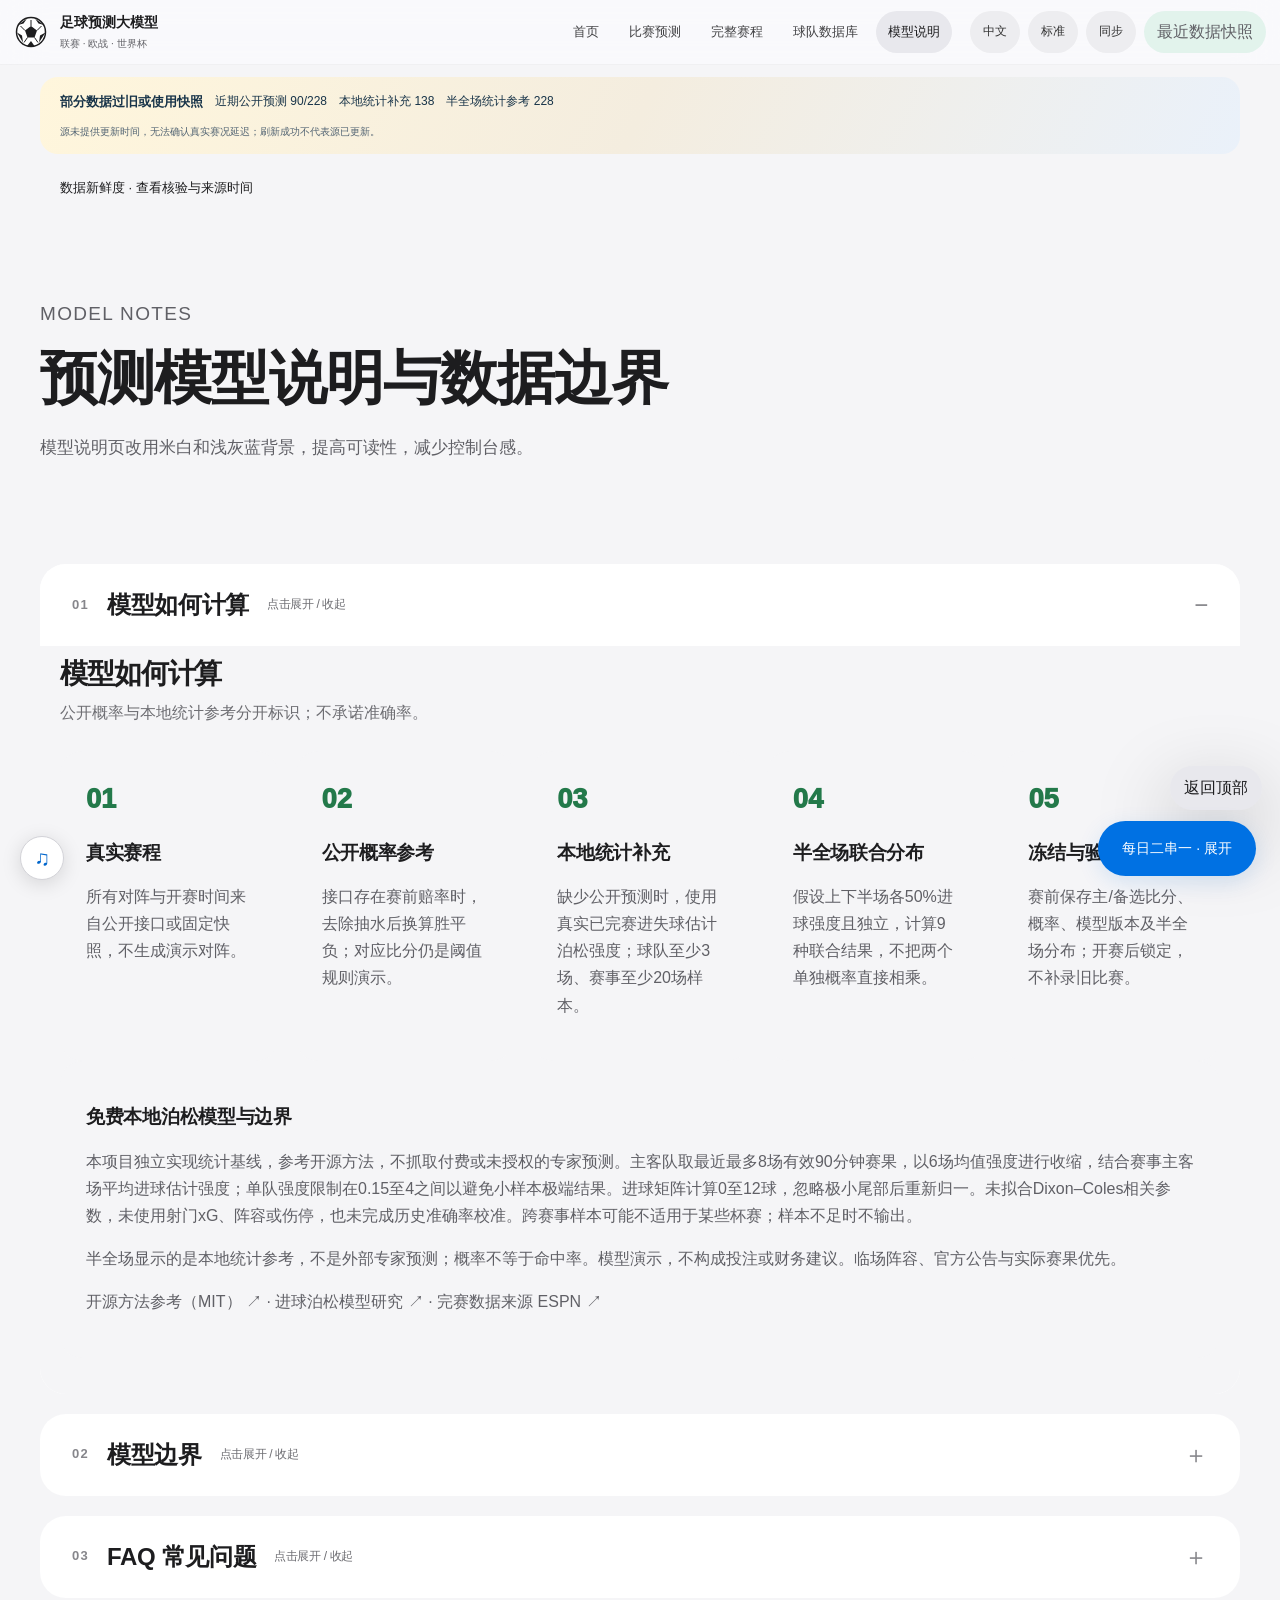
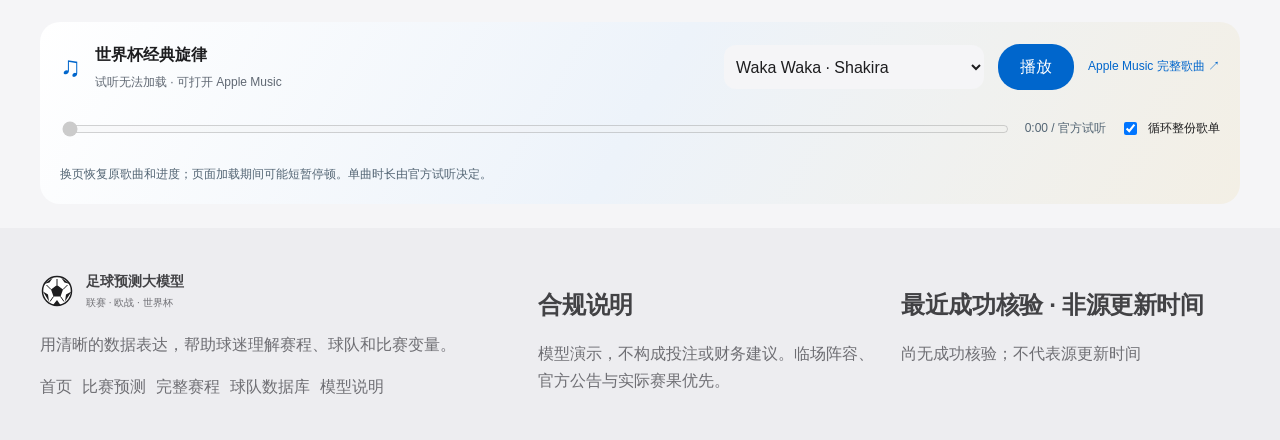
<file: about.html>
<!doctype html>
<html lang="zh-CN" data-theme="standard">
<head>
  <meta charset="utf-8">
  <meta name="viewport" content="width=device-width, initial-scale=1, viewport-fit=cover">
  <title>预测模型说明与数据边界｜足球预测大模型</title>
  <meta name="description" content="了解足球预测大模型如何计算、模型边界、数据来源说明、FAQ 和合规声明。当前为演示性数据产品，不构成投注建议。">
  <meta name="keywords" content="足球预测模型, 数据边界, 世界杯预测说明, 足球预测大模型">
  <meta name="robots" content="index,follow,max-image-preview:large">
  <meta name="theme-color" content="#f5f5f7">
  <link rel="canonical" href="https://xiaozhangzzza-afk.github.io/worldcast-26-live/about.html">
  <link rel="manifest" href="manifest.webmanifest">
  <link rel="icon" href="assets/img/football.svg" type="image/svg+xml">
  <meta property="og:title" content="预测模型说明与数据边界｜足球预测大模型">
  <meta property="og:description" content="了解足球预测大模型如何计算、模型边界、数据来源说明、FAQ 和合规声明。当前为演示性数据产品，不构成投注建议。">
  <meta property="og:type" content="website">
  <meta property="og:url" content="https://xiaozhangzzza-afk.github.io/worldcast-26-live/about.html">
  <meta property="og:image" content="https://xiaozhangzzza-afk.github.io/worldcast-26-live/assets/img/og-cover.svg">
  <meta name="twitter:card" content="summary_large_image">
  <link rel="stylesheet" href="assets/css/style.css?v=5.7.0">
  <link rel="stylesheet" href="assets/css/layers.css?v=5.7.0">
  <link rel="stylesheet" href="assets/css/refined.css?v=5.7.0">
  <link rel="stylesheet" href="assets/css/standings.css?v=5.7.0">
  <link rel="stylesheet" href="assets/css/analytics.css?v=5.7.0">
  <link rel="stylesheet" href="assets/css/product.css?v=5.7.0">
  <link rel="stylesheet" href="assets/css/precision.css?v=5.7.0">
</head>
<body data-page="about">
  <a class="skip-link" href="#main">跳到主要内容</a>
  <header class="site-header" data-site-header></header>
  <main id="main">
    <section class="sub-hero about-hero">
      <div class="section-shell">
        <p class="eyebrow">Model Notes</p>
        <h1>预测模型说明与数据边界</h1>
        <p>模型说明页改用米白和浅灰蓝背景，提高可读性，减少控制台感。</p>
      </div>
    </section>

    <section class="section-block block-paper">
      <div class="section-shell">
        <div class="section-heading dark-heading">
          <span class="section-index">01</span>
          <div><h2>模型如何计算</h2><p>公开概率与本地统计参考分开标识；不承诺准确率。</p></div>
        </div>
        <div class="method-grid readable">
          <article><b>01</b><h3>真实赛程</h3><p>所有对阵与开赛时间来自公开接口或固定快照，不生成演示对阵。</p></article>
          <article><b>02</b><h3>公开概率参考</h3><p>接口存在赛前赔率时，去除抽水后换算胜平负；对应比分仍是阈值规则演示。</p></article>
          <article><b>03</b><h3>本地统计补充</h3><p>缺少公开预测时，使用真实已完赛进失球估计泊松强度；球队至少3场、赛事至少20场样本。</p></article>
          <article><b>04</b><h3>半全场联合分布</h3><p>假设上下半场各50%进球强度且独立，计算9种联合结果，不把两个单独概率直接相乘。</p></article>
          <article><b>05</b><h3>冻结与验证</h3><p>赛前保存主/备选比分、概率、模型版本及半全场分布；开赛后锁定，不补录旧比赛。</p></article>
        </div>
        <article id="statistical-model" class="paper-card"><h3>免费本地泊松模型与边界</h3><p>本项目独立实现统计基线，参考开源方法，不抓取付费或未授权的专家预测。主客队取最近最多8场有效90分钟赛果，以6场均值强度进行收缩，结合赛事主客场平均进球估计强度；单队强度限制在0.15至4之间以避免小样本极端结果。进球矩阵计算0至12球，忽略极小尾部后重新归一。未拟合Dixon–Coles相关参数，未使用射门xG、阵容或伤停，也未完成历史准确率校准。跨赛事样本可能不适用于某些杯赛；样本不足时不输出。</p><p>半全场显示的是本地统计参考，不是外部专家预测；概率不等于命中率。模型演示，不构成投注或财务建议。临场阵容、官方公告与实际赛果优先。</p><p><a href="https://github.com/luisgomezordoniez/poisson-football" target="_blank" rel="noopener noreferrer">开源方法参考（MIT） ↗</a> · <a href="https://arxiv.org/abs/2105.09881" target="_blank" rel="noopener noreferrer">进球泊松模型研究 ↗</a> · <a href="https://www.espn.com/soccer/scoreboard" target="_blank" rel="noopener noreferrer">完赛数据来源 ESPN ↗</a></p></article>
      </div>
    </section>

    <section class="section-block block-light">
      <div class="section-shell two-column">
        <article class="paper-card">
          <h2>模型边界</h2>
          <p>模型无法替代临场阵容、官方公告与实际赛果；不保证结果；不构成投注、投资或财务建议。</p>
        </article>
        <article class="paper-card">
          <h2>数据来源说明</h2>
          <p>五大联赛、欧冠、欧联杯与欧协联的赛程及比分由公开接口读取，每20秒核验比分、每5分钟同步完整赛程。核验时间不等于数据源更新时间，接口可能延迟。世界杯使用固定归档。预测优先使用公开概率换算与比分规则；缺失时在样本充分的真实赛程上提供本地泊松统计基线，半全场为该基线的联合分布，非外部专家预测或已校准命中率。赛前档案开赛后锁定，不补录已完赛比赛；杯赛预测按90分钟结算，缺少90分钟赛果时不计入成绩。远程不可用时明确标示最近快照。</p>
        </article>
        <article class="paper-card">
          <h2>合规声明</h2>
          <p>不提供盗版直播源，不嵌入未知直播 iframe，不使用任何结果承诺、诱导加码或暗示非公开信息的表达。</p>
        </article>
      </div>
    </section>

    <section class="section-block block-paper">
      <div class="section-shell">
        <div class="section-heading dark-heading">
          <span class="section-index">02</span>
          <div><h2>FAQ 常见问题</h2><p>FAQ 只保留在模型说明页，首页不再承载长内容。</p></div>
        </div>
        <div class="faq-list" id="faqList"></div>
      </div>
    </section>
  </main>
  <footer class="site-footer" data-site-footer></footer>
  <div class="toast" id="toast" role="status" aria-live="polite"></div>
  <script src="assets/js/data.js?v=5.7.0" defer></script>
  <script src="assets/js/competitions.js?v=5.7.0" defer></script>
  <script src="assets/js/analytics.js?v=5.7.0" defer></script>
  <script src="assets/js/presentation.js?v=5.7.0" defer></script>
  <script src="assets/js/stat-model.js?v=5.7.0" defer></script>
  <script src="assets/js/data-normalizer.js?v=5.7.0" defer></script>
  <script src="assets/js/league-normalizer.js?v=5.7.0" defer></script>
  <script src="assets/js/prediction-service.js?v=5.7.0" defer></script>
  <script src="assets/js/data-service.js?v=5.7.0" defer></script>
  <script src="assets/js/player-names.js?v=5.7.0" defer></script>
  <script src="assets/js/external-picks.js?v=5.7.0" defer></script>
  <script src="assets/js/names.js?v=5.7.0" defer></script>
  <script src="assets/js/common.js?v=5.7.0" defer></script>
  <script src="assets/js/favorites.js?v=5.7.0" defer></script>
  <script src="assets/js/quality.js?v=5.7.0" defer></script>
  <script src="assets/js/music.js?v=5.7.0" defer></script>
  <script src="assets/js/about.js?v=5.7.0" defer></script>
  <script src="assets/js/layers.js?v=5.7.0" defer></script>
</body>
</html>
</file>
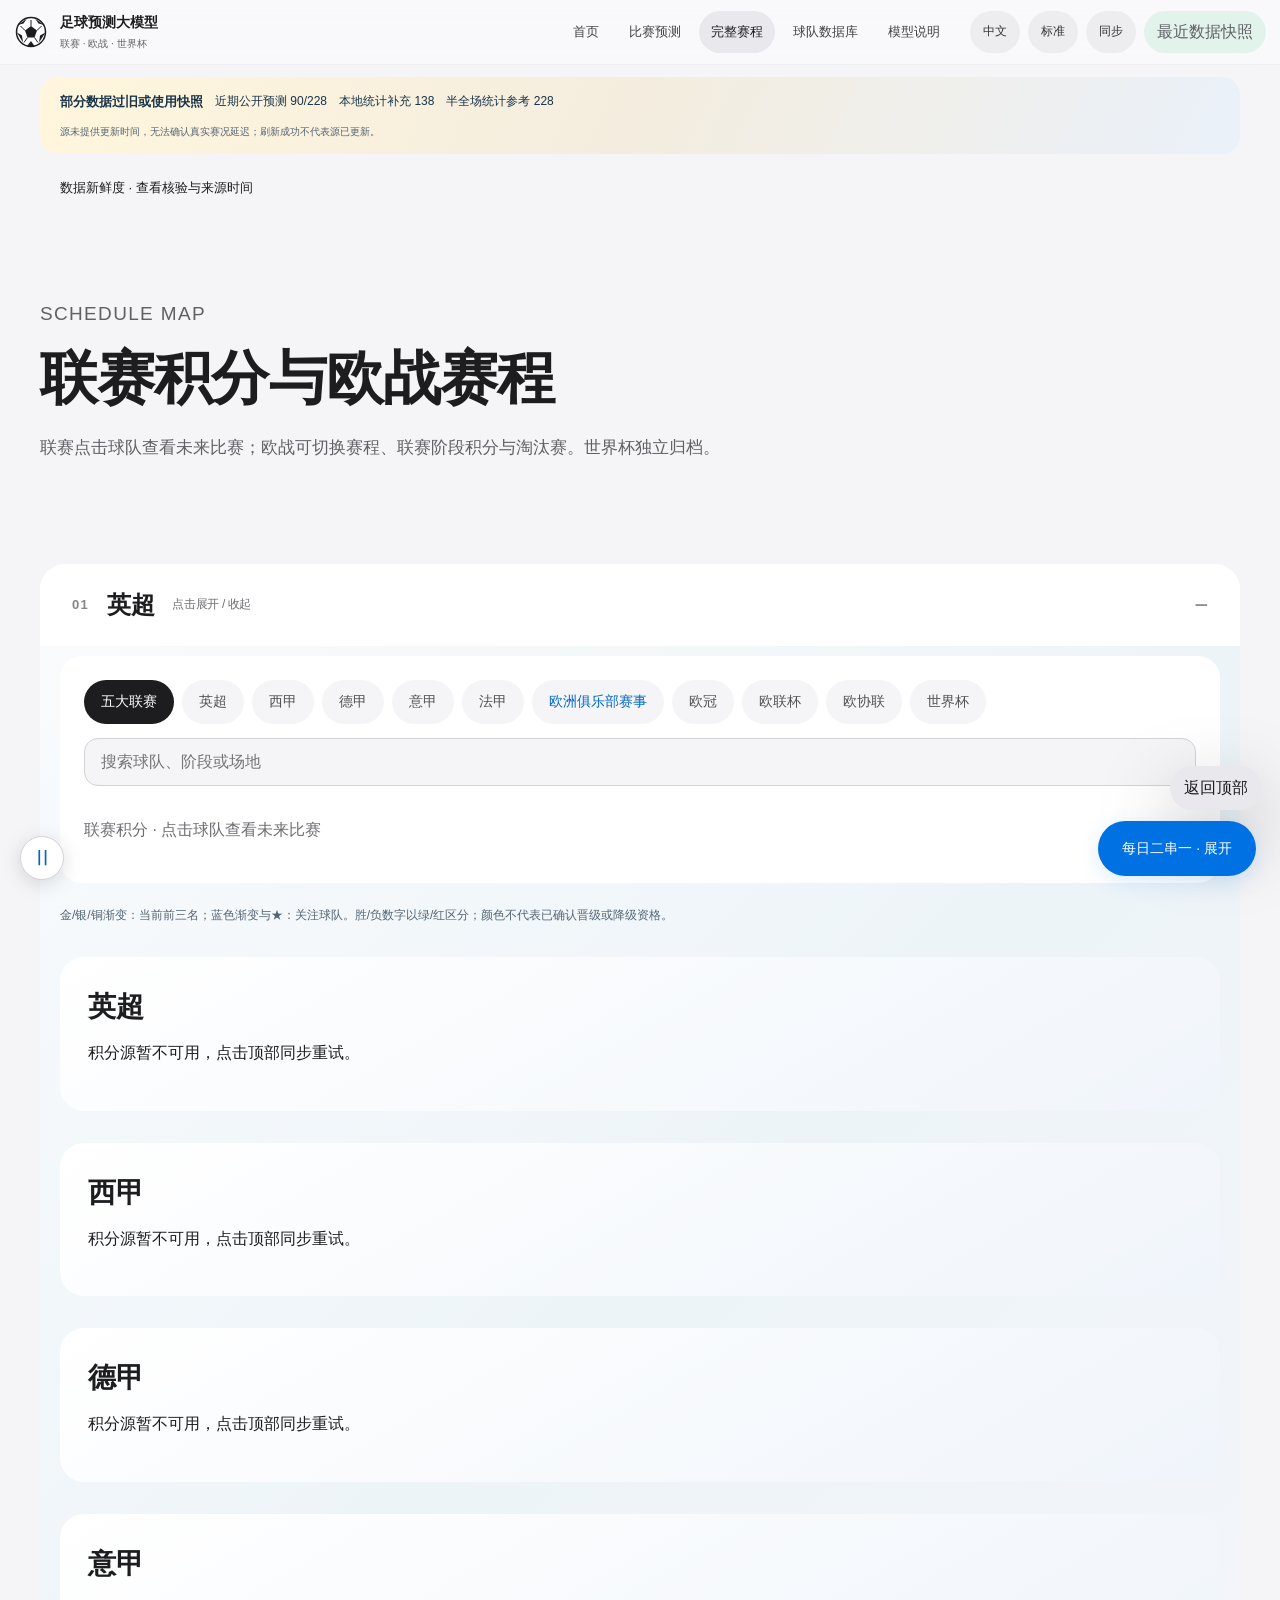
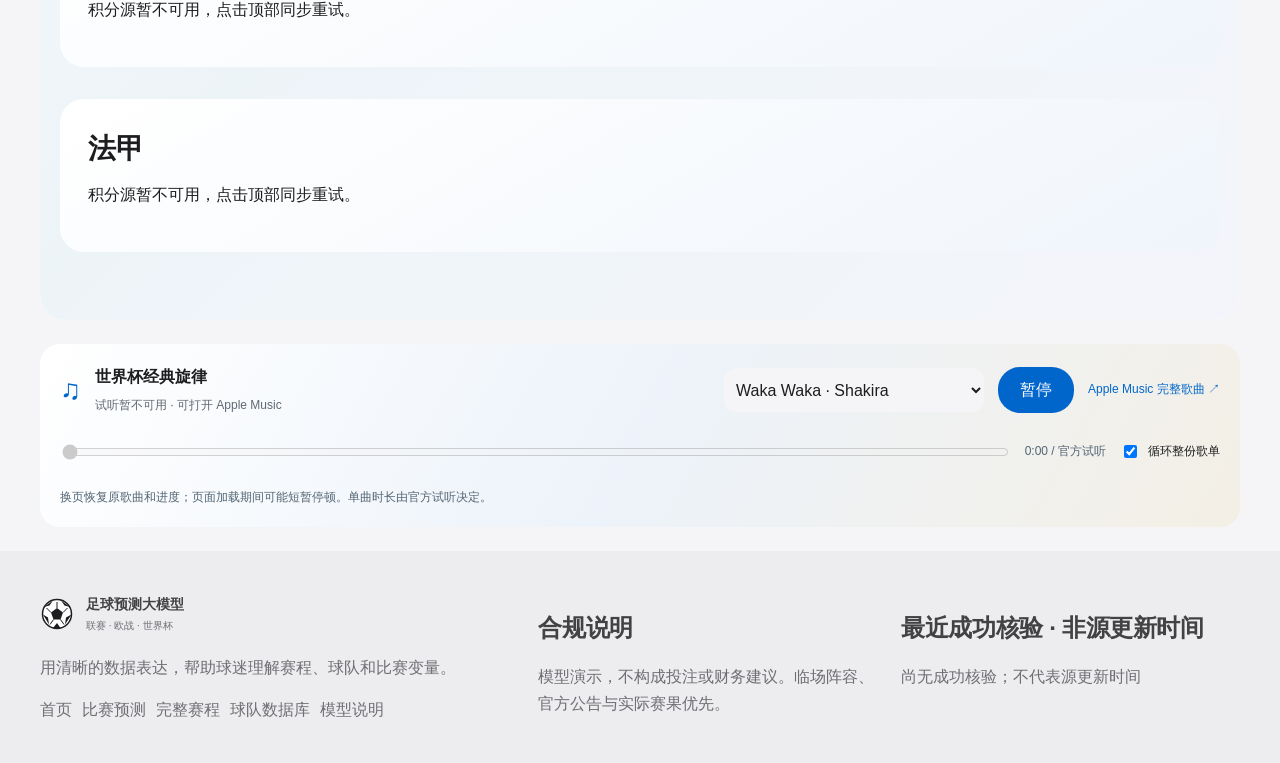
<file: schedule.html>
<!doctype html>
<html lang="zh-CN" data-theme="standard">
<head>
  <meta charset="utf-8">
  <meta name="viewport" content="width=device-width, initial-scale=1, viewport-fit=cover">
  <title>联赛与欧战实时赛程及世界杯专题｜足球预测大模型</title>
  <meta name="description" content="查看英超、西甲、德甲、意甲、法甲与三项欧战实时赛程、开赛时间、场地与状态，并可切换世界杯专题。">
  <meta name="keywords" content="2026世界杯完整赛程, 世界杯赛程, 小组赛, 淘汰赛">
  <meta name="robots" content="index,follow,max-image-preview:large">
  <meta name="theme-color" content="#f5f5f7">
  <link rel="canonical" href="https://xiaozhangzzza-afk.github.io/worldcast-26-live/schedule.html">
  <link rel="manifest" href="manifest.webmanifest">
  <link rel="icon" href="assets/img/football.svg" type="image/svg+xml">
  <meta property="og:title" content="联赛与欧战实时赛程及世界杯专题｜足球预测大模型">
  <meta property="og:description" content="查看英超、西甲、德甲、意甲、法甲与三项欧战实时赛程、开赛时间、场地与状态，并可切换世界杯专题。">
  <meta property="og:type" content="website">
  <meta property="og:url" content="https://xiaozhangzzza-afk.github.io/worldcast-26-live/schedule.html">
  <meta property="og:image" content="https://xiaozhangzzza-afk.github.io/worldcast-26-live/assets/img/og-cover.svg">
  <meta name="twitter:card" content="summary_large_image">
  <link rel="stylesheet" href="assets/css/style.css?v=5.7.0">
  <link rel="stylesheet" href="assets/css/layers.css?v=5.7.0">
  <link rel="stylesheet" href="assets/css/refined.css?v=5.7.0">
  <link rel="stylesheet" href="assets/css/standings.css?v=5.7.0">
  <link rel="stylesheet" href="assets/css/analytics.css?v=5.7.0">
  <link rel="stylesheet" href="assets/css/product.css?v=5.7.0">
  <link rel="stylesheet" href="assets/css/precision.css?v=5.7.0">
</head>
<body data-page="schedule">
  <a class="skip-link" href="#main">跳到主要内容</a>
  <header class="site-header" data-site-header></header>
  <main id="main">
    <section class="sub-hero">
      <div class="section-shell">
        <p class="eyebrow">Schedule Map</p>
        <h1>联赛积分与欧战赛程</h1>
        <p>联赛点击球队查看未来比赛；欧战可切换赛程、联赛阶段积分与淘汰赛。世界杯独立归档。</p>
      </div>
    </section>

    <section class="section-block block-light">
      <div class="section-shell">
        <div class="schedule-filter-card">
          <div class="competition-filter" id="competitionFilter" role="group" aria-label="赛事筛选">
            <button type="button" data-competition="europe">欧洲俱乐部赛事</button>
            <button type="button" data-competition="uefa.champions">欧冠</button><button type="button" data-competition="uefa.europa">欧联杯</button><button type="button" data-competition="uefa.europa.conf">欧协联</button>
            <button class="active" type="button" data-competition="top5">五大联赛</button>
            <button type="button" data-competition="eng.1">英超</button><button type="button" data-competition="esp.1">西甲</button>
            <button type="button" data-competition="ger.1">德甲</button><button type="button" data-competition="ita.1">意甲</button>
            <button type="button" data-competition="fra.1">法甲</button><button type="button" data-competition="fifa.world">世界杯</button>
          </div>
          <div class="stage-filter" id="stageFilter" role="group" aria-label="阶段筛选">
            <button type="button" data-stage="league-phase">欧战联赛阶段</button>
            <button type="button" data-stage="knockout">欧战淘汰赛</button>
            <button class="active" type="button" data-stage="all">全部</button>
            <button type="button" data-stage="league">联赛</button>
            <button type="button" data-stage="group-stage">小组赛</button>
            <button type="button" data-stage="round-of-32">32强</button>
            <button type="button" data-stage="round-of-16">16强</button>
            <button type="button" data-stage="quarterfinals">1/4决赛</button>
            <button type="button" data-stage="semifinals">半决赛</button>
            <button type="button" data-stage="third-place">季军赛</button>
            <button type="button" data-stage="final">决赛</button>
          </div>
          <label class="search-field"><span class="sr-only">搜索球队</span><input id="scheduleSearch" type="search" placeholder="搜索球队、阶段或场地" aria-label="搜索球队、阶段或场地"></label>
          <p class="light-note" id="scheduleCount">比赛总数：正在加载数据</p>
        </div>
        <div class="schedule-grid light-cards" id="scheduleGrid"></div>
      </div>
    </section>
  </main>
  <footer class="site-footer" data-site-footer></footer>
  <div class="toast" id="toast" role="status" aria-live="polite"></div>
  <script src="assets/js/data.js?v=5.7.0" defer></script>
  <script src="assets/js/competitions.js?v=5.7.0" defer></script>
  <script src="assets/js/analytics.js?v=5.7.0" defer></script>
  <script src="assets/js/presentation.js?v=5.7.0" defer></script>
  <script src="assets/js/stat-model.js?v=5.7.0" defer></script>
  <script src="assets/js/data-normalizer.js?v=5.7.0" defer></script>
  <script src="assets/js/league-normalizer.js?v=5.7.0" defer></script>
  <script src="assets/js/prediction-service.js?v=5.7.0" defer></script>
  <script src="assets/js/data-service.js?v=5.7.0" defer></script>
  <script src="assets/js/player-names.js?v=5.7.0" defer></script>
  <script src="assets/js/external-picks.js?v=5.7.0" defer></script>
  <script src="assets/js/names.js?v=5.7.0" defer></script>
  <script src="assets/js/common.js?v=5.7.0" defer></script>
  <script src="assets/js/favorites.js?v=5.7.0" defer></script>
  <script src="assets/js/quality.js?v=5.7.0" defer></script>
  <script src="assets/js/music.js?v=5.7.0" defer></script>
  <script src="assets/js/standings.js?v=5.7.0" defer></script>
  <script src="assets/js/schedule.js?v=5.7.0" defer></script>
  <script src="assets/js/layers.js?v=5.7.0" defer></script>
</body>
</html>
</file>
<file: assets/css/style.css>
:root {
  color-scheme: light;
  --bg-primary: #0b1724;
  --bg-secondary: #10283a;
  --surface-dark: #17364a;
  --surface-raised: #1d4358;
  --surface-light: #eef3f0;
  --surface-paper: #f6f1e8;
  --surface-light-card: #ffffff;
  --text-light: #f6f8f7;
  --text-muted-light: #d0dee5;
  --text-dark: #17232d;
  --text-muted-dark: #60717d;
  --gold: #f0c85a;
  --green: #43bd87;
  --blue: #5aa7d8;
  --red: #e66b6b;
  --line-light: rgba(23, 35, 45, .12);
  --line-dark: rgba(246, 248, 247, .14);
  --shadow-soft: 0 18px 48px rgba(17, 39, 55, .14);
  --shadow-deep: 0 28px 80px rgba(0, 0, 0, .28);
  --radius-lg: 28px;
  --radius-md: 18px;
  --max: 1200px;
  font-family: Inter, ui-sans-serif, system-ui, -apple-system, BlinkMacSystemFont, "Segoe UI", "PingFang SC", "Microsoft YaHei", sans-serif;
}

[data-theme="calm"] {
  --bg-primary: #102233;
  --bg-secondary: #18344a;
  --surface-dark: #214a61;
  --surface-raised: #27536b;
  --surface-light: #f4f7f5;
  --surface-paper: #f8f5ef;
}

* { box-sizing: border-box; }
html { scroll-behavior: smooth; overflow-x: clip; }
body {
  margin: 0;
  color: var(--text-dark);
  background: var(--surface-light);
  overflow-x: clip;
}
body.nav-open { overflow: hidden; }
a { color: inherit; text-decoration: none; }
button, input { font: inherit; }
button { cursor: pointer; }
button:disabled { cursor: not-allowed; opacity: .6; }
.skip-link {
  position: fixed;
  left: 16px;
  top: -60px;
  z-index: 2000;
  padding: 10px 14px;
  border-radius: 999px;
  background: var(--gold);
  color: var(--text-dark);
}
.skip-link:focus { top: 16px; }
.section-shell { width: min(var(--max), calc(100% - 40px)); margin: 0 auto; }

.site-header {
  position: sticky;
  top: 0;
  z-index: 1000;
  background: rgba(11, 23, 36, .86);
  backdrop-filter: blur(18px);
  border-bottom: 1px solid var(--line-dark);
}
.nav-shell {
  width: min(1320px, calc(100% - 28px));
  min-height: 72px;
  margin: 0 auto;
  display: flex;
  align-items: center;
  gap: 18px;
  color: var(--text-light);
}
.brand { display: inline-flex; align-items: center; gap: 12px; min-width: max-content; }
.brand-mark {
  display: grid;
  place-items: center;
  width: 42px;
  height: 42px;
  border-radius: 15px;
  color: var(--bg-primary);
  background: linear-gradient(135deg, var(--gold), var(--green));
  font-weight: 900;
}
.brand strong { display: block; font-size: 1rem; }
.brand small { display: block; color: var(--text-muted-light); font-size: .75rem; margin-top: 2px; }
.nav-menu { display: flex; align-items: center; gap: 6px; margin-left: auto; }
.nav-menu a {
  min-height: 42px;
  display: inline-flex;
  align-items: center;
  padding: 0 14px;
  border-radius: 999px;
  color: var(--text-muted-light);
}
.nav-menu a:hover, .nav-menu a.active { color: var(--text-light); background: rgba(255,255,255,.1); }
.nav-tools { display: flex; align-items: center; gap: 8px; }
.tool-button, .menu-toggle {
  min-height: 42px;
  border: 1px solid var(--line-dark);
  border-radius: 999px;
  color: var(--text-light);
  background: rgba(255,255,255,.08);
  padding: 0 13px;
}
.menu-toggle { display: none; }
.data-status {
  min-height: 42px;
  display: inline-flex;
  align-items: center;
  padding: 0 13px;
  border-radius: 999px;
  color: var(--green);
  background: rgba(67,189,135,.13);
  white-space: nowrap;
}

.page-hero, .sub-hero {
  color: var(--text-light);
  background:
    radial-gradient(circle at 72% 16%, rgba(240, 200, 90, .2), transparent 30rem),
    radial-gradient(circle at 14% 24%, rgba(67, 189, 135, .18), transparent 28rem),
    linear-gradient(135deg, var(--bg-primary), var(--bg-secondary));
}
.page-hero { padding: 74px 0 54px; }
.sub-hero { padding: 70px 0 56px; }
.sub-hero h1, .hero-copy h1 {
  margin: 0;
  max-width: 860px;
  font-size: clamp(2.4rem, 7vw, 5.8rem);
  line-height: 1;
  letter-spacing: -.07em;
}
.sub-hero p:not(.eyebrow), .hero-lead {
  max-width: 760px;
  color: var(--text-muted-light);
  line-height: 1.8;
  font-size: 1.08rem;
}
.hero-grid {
  display: grid;
  grid-template-columns: 1.08fr .92fr;
  gap: 34px;
  align-items: center;
}
.hero-copy h1 { max-width: 780px; }
.hero-copy h1::after {
  content: "";
  display: block;
  width: 160px;
  height: 7px;
  margin-top: 22px;
  border-radius: 999px;
  background: linear-gradient(90deg, var(--gold), var(--green));
}
.eyebrow {
  margin: 0 0 12px;
  color: var(--green);
  text-transform: uppercase;
  letter-spacing: .16em;
  font-weight: 900;
  font-size: .76rem;
}
.hero-actions { display: flex; flex-wrap: wrap; gap: 12px; margin-top: 28px; }
.button {
  min-height: 46px;
  display: inline-flex;
  align-items: center;
  justify-content: center;
  gap: 8px;
  border-radius: 999px;
  border: 1px solid currentColor;
  padding: 0 18px;
  color: inherit;
  transition: transform .18s ease, box-shadow .18s ease, background .18s ease;
}
.button:hover { transform: translateY(-2px); }
.button.primary { color: var(--text-dark); border-color: transparent; background: linear-gradient(135deg, var(--gold), var(--green)); font-weight: 900; }
.button.secondary, .button.compact { color: var(--text-light); border-color: var(--line-dark); background: rgba(255,255,255,.08); }
.button.light { color: var(--text-dark); background: var(--surface-light-card); border-color: transparent; }
.button.compact { min-height: 42px; padding: 0 14px; }
.compliance-note { color: var(--text-muted-light); line-height: 1.7; }

.next-panel {
  position: relative;
  overflow: hidden;
  padding: 26px;
  border-radius: var(--radius-lg);
  background: linear-gradient(145deg, var(--surface-dark), var(--surface-raised));
  box-shadow: var(--shadow-deep);
}
.next-panel::before {
  content: "";
  position: absolute;
  right: -80px;
  top: -80px;
  width: 220px;
  height: 220px;
  border-radius: 50%;
  background: rgba(240, 200, 90, .24);
  filter: blur(10px);
}
.status-pill {
  position: relative;
  display: inline-flex;
  padding: 8px 12px;
  border-radius: 999px;
  background: rgba(67,189,135,.14);
  color: var(--green);
  font-weight: 800;
}
.next-match-card { position: relative; }
.next-teams { display: flex; justify-content: space-between; gap: 14px; color: var(--text-muted-light); }
.next-teams b { display: block; color: var(--text-light); font-size: 1.05rem; }
.next-score { margin: 20px 0 6px; font-size: clamp(3rem, 7vw, 5rem); font-weight: 950; letter-spacing: -.08em; color: var(--gold); }
.metric-row { display: grid; grid-template-columns: repeat(auto-fit, minmax(130px, 1fr)); gap: 10px; margin-top: 18px; }
.metric-row article { padding: 14px; border-radius: 16px; background: rgba(255,255,255,.12); }
.metric-row strong { display: block; font-size: 1.5rem; color: var(--text-light); }
.metric-row small { color: var(--text-muted-light); }

.section-block { padding: clamp(44px, 7vw, 84px) 0; }
.block-dark { color: var(--text-light); background: #123047; }
.block-gradient { color: var(--text-light); background: linear-gradient(135deg, #1a4058, #246b78 52%, #2b7a60); }
.block-light { color: var(--text-dark); background: var(--surface-light); }
.block-paper { color: var(--text-dark); background: linear-gradient(180deg, var(--surface-paper), #f0f5f6); }
.section-heading {
  display: flex;
  align-items: flex-start;
  justify-content: space-between;
  gap: 20px;
  margin-bottom: 24px;
}
.section-index {
  flex: 0 0 auto;
  width: 48px;
  height: 48px;
  display: grid;
  place-items: center;
  border-radius: 16px;
  background: var(--gold);
  color: var(--text-dark);
  font-weight: 950;
}
.section-heading h2 { margin: 0; font-size: clamp(1.7rem, 4vw, 2.7rem); letter-spacing: -.04em; }
.section-heading p { margin: 8px 0 0; max-width: 720px; color: var(--text-muted-light); line-height: 1.7; }
.block-light .section-heading p, .block-paper .section-heading p { color: var(--text-muted-dark); }
.dark-heading p { color: var(--text-muted-dark); }

.match-grid, .insight-grid, .entry-grid, .team-grid, .watch-grid, .method-grid {
  display: grid;
  grid-template-columns: repeat(3, minmax(0, 1fr));
  gap: 18px;
}
.compact-grid { grid-template-columns: repeat(3, minmax(0, 1fr)); }
.match-card, .insight-card, .schedule-card, .team-card, .entry-card, .paper-card, .method-grid article, .score-card {
  border-radius: var(--radius-md);
  box-shadow: var(--shadow-soft);
}
.match-card {
  padding: 20px;
  background: #24536b;
  color: var(--text-light);
}
.match-card header, .schedule-card header, .insight-card header {
  display: flex;
  justify-content: space-between;
  gap: 12px;
  color: var(--text-muted-light);
  font-size: .92rem;
}
.match-teams {
  display: grid;
  grid-template-columns: 1fr auto 1fr;
  align-items: center;
  gap: 12px;
  margin: 20px 0;
}
.match-teams b:last-child { text-align: right; }
.match-teams strong { color: var(--gold); font-size: 2rem; white-space: nowrap; }
.score-label { display: block; margin-bottom: 3px; color: var(--text-muted-light); font-size: .62rem; font-weight: 800; letter-spacing: .02em; }
.probability-row { display: grid; gap: 8px; margin: 14px 0; }
.probability-row span {
  position: relative;
  min-height: 34px;
  padding: 7px 10px;
  overflow: hidden;
  border-radius: 12px;
  background: rgba(255,255,255,.1);
  z-index: 0;
}
.probability-row span::before {
  content: "";
  position: absolute;
  inset: 0 auto 0 0;
  width: var(--w);
  background: linear-gradient(90deg, rgba(67,189,135,.5), rgba(240,200,90,.38));
  z-index: -1;
}
.tag-row, .favorite-chips { display: flex; flex-wrap: wrap; gap: 8px; }
.tag, .favorite-chip {
  min-height: 32px;
  display: inline-flex;
  align-items: center;
  border: 0;
  border-radius: 999px;
  padding: 6px 10px;
  color: inherit;
  background: rgba(255,255,255,.12);
}
.light-cards .tag, .block-light .favorite-chip { background: #e5ece8; color: var(--text-dark); }
.match-card p, .insight-card p { color: #d6e4ea; line-height: 1.7; }
.next-panel .muted-line, .block-dark .muted-line, .block-gradient .muted-line { color: #d6e4ea; }
.filter-panel p, .schedule-filter-card p, .team-toolbar p { color: #d6e4ea; }
.team-logo {
  width: 28px;
  height: 28px;
  object-fit: contain;
  vertical-align: middle;
  margin-right: 6px;
  border-radius: 50%;
  background: rgba(255,255,255,.78);
  box-shadow: 0 0 0 1px rgba(255,255,255,.18);
}
.team-code {
  display: inline-grid;
  place-items: center;
  min-width: 34px;
  height: 28px;
  margin-right: 6px;
  border-radius: 999px;
  color: var(--text-dark);
  background: var(--gold);
  font-size: .78rem;
  font-weight: 950;
  vertical-align: middle;
}
.muted-line { color: var(--text-muted-light); }
.block-light .muted-line, .block-paper .muted-line, .modal-panel .muted-line { color: var(--text-muted-dark); }
.light-note { color: var(--text-muted-dark); line-height: 1.7; }

.insight-strip { display: grid; grid-template-columns: repeat(3, minmax(0, 1fr)); gap: 16px; }
.insight-card {
  padding: 20px;
  background: rgba(255,255,255,.13);
  color: var(--text-light);
}
.entry-card {
  display: grid;
  gap: 10px;
  min-height: 190px;
  padding: 22px;
  background: var(--surface-light-card);
  color: var(--text-dark);
}
.entry-card span { color: var(--green); font-weight: 900; }
.entry-card strong { font-size: 1.35rem; letter-spacing: -.03em; }
.entry-card small { color: var(--text-muted-dark); }

.filter-panel, .schedule-filter-card, .team-toolbar {
  display: grid;
  grid-template-columns: 1fr;
  gap: 14px;
  margin-bottom: 22px;
  padding: 18px;
  border-radius: 24px;
  background: var(--surface-dark);
  color: var(--text-light);
  box-shadow: var(--shadow-soft);
}
.competition-filter {
  display: flex;
  flex-wrap: wrap;
  gap: 8px;
  grid-column: 1 / -1;
}
.competition-filter button {
  min-height: 42px;
  padding: 0 16px;
  border: 1px solid rgba(255,255,255,.18);
  border-radius: 999px;
  color: var(--text-muted-light);
  background: rgba(255,255,255,.08);
}
.competition-filter button:hover,
.competition-filter button.active {
  color: var(--text-dark);
  border-color: var(--gold);
  background: var(--gold);
  font-weight: 900;
}
.match-status-line { color: #d6e4ea; }
.live-clock {
  display: inline-flex;
  min-width: 58px;
  justify-content: center;
  padding: 3px 8px;
  border-radius: 999px;
  color: #071c16;
  background: var(--green);
  font-weight: 900;
  font-variant-numeric: tabular-nums;
}
.world-cup-mini {
  padding: 28px 0 52px;
  color: var(--text-light);
  background: linear-gradient(135deg, #17364a, #214a61);
}
.world-cup-mini-shell { display: grid; gap: 22px; }
.mini-heading {
  display: flex;
  align-items: end;
  justify-content: space-between;
  gap: 24px;
}
.mini-heading h2 { margin: 4px 0; font-size: clamp(1.5rem, 3vw, 2.2rem); }
.mini-heading p { margin: 0; color: var(--text-muted-light); }
.mini-kicker { color: var(--gold); font-size: .78rem; font-weight: 900; letter-spacing: .12em; }
.team-toolbar { grid-template-columns: minmax(260px, 360px) 1fr; align-items: center; }
.stage-filter { display: flex; gap: 8px; overflow-x: auto; padding-bottom: 4px; }
.stage-filter button {
  min-height: 42px;
  border: 0;
  border-radius: 999px;
  color: var(--text-muted-light);
  background: rgba(255,255,255,.1);
  padding: 0 14px;
  white-space: nowrap;
}
.stage-filter button.active { color: var(--text-dark); background: var(--gold); font-weight: 900; }
.search-field input {
  width: 100%;
  min-height: 46px;
  border: 0;
  border-radius: 999px;
  padding: 0 16px;
  color: var(--text-dark);
  background: var(--surface-light-card);
  outline: 2px solid transparent;
}
.search-field input:focus { outline-color: var(--gold); }

.score-layout { display: grid; gap: 12px; }
.score-card {
  display: grid;
  grid-template-columns: 90px 1fr 70px;
  gap: 16px;
  align-items: center;
  padding: 18px;
  background: var(--surface-light-card);
}
.score-name { color: var(--text-dark); font-size: 1.6rem; font-weight: 950; }
.score-meter { height: 12px; border-radius: 999px; background: #dce6e2; overflow: hidden; }
.score-meter i { display: block; height: 100%; border-radius: inherit; background: linear-gradient(90deg, var(--green), var(--gold)); }
.score-card p, .schedule-card p, .team-card p, .paper-card p, .method-grid p { color: var(--text-muted-dark); line-height: 1.7; }

.schedule-grid { display: grid; grid-template-columns: repeat(2, minmax(0, 1fr)); gap: 16px; }
.schedule-card {
  padding: 18px;
  background: var(--surface-light-card);
  color: var(--text-dark);
}
.schedule-card header { color: var(--text-muted-dark); }
.schedule-card.final-card { background: linear-gradient(135deg, #fff, #fff6db); outline: 2px solid rgba(240,200,90,.42); }

.favorite-panel {
  display: flex;
  align-items: center;
  flex-wrap: wrap;
  gap: 10px;
  color: var(--text-light);
}
.team-card {
  position: relative;
  padding: 20px;
  background: var(--surface-light-card);
  color: var(--text-dark);
}
.favorite-button {
  position: absolute;
  right: 16px;
  top: 16px;
  min-width: 44px;
  min-height: 44px;
  border: 0;
  border-radius: 50%;
  color: var(--text-muted-dark);
  background: #e9f0ed;
}
.favorite-button.active { color: var(--text-dark); background: var(--gold); }
.team-title {
  width: 100%;
  display: flex;
  align-items: center;
  gap: 12px;
  border: 0;
  background: transparent;
  color: var(--text-dark);
  text-align: left;
  padding: 0 48px 0 0;
}
.team-title .flag { font-size: 2rem; }
.team-title h3 { margin: 0; }
.team-title p { margin: 4px 0 0; }
.rating-bars { display: grid; gap: 10px; margin: 18px 0; }
.rating-bars div { display: grid; grid-template-columns: 54px 1fr 38px; gap: 9px; align-items: center; color: var(--text-muted-dark); }
.rating-bars i { height: 9px; border-radius: 999px; background: linear-gradient(90deg, var(--green), var(--gold)); width: var(--w); }

.method-grid { grid-template-columns: repeat(5, minmax(0, 1fr)); }
.method-grid article, .paper-card {
  padding: 20px;
  background: var(--surface-light-card);
  color: var(--text-dark);
}
.method-grid b { color: var(--green); font-size: 1.7rem; font-weight: 950; }
.readable article { min-height: 220px; }
.two-column { display: grid; grid-template-columns: repeat(3, minmax(0, 1fr)); gap: 18px; }

.faq-list { display: grid; gap: 12px; }
.faq-item {
  padding: 18px;
  border-radius: var(--radius-md);
  background: var(--surface-light-card);
  box-shadow: var(--shadow-soft);
}
.faq-item button {
  width: 100%;
  min-height: 46px;
  display: flex;
  justify-content: space-between;
  gap: 16px;
  border: 0;
  background: transparent;
  color: var(--text-dark);
  text-align: left;
  font-weight: 900;
}
.faq-item p { color: var(--text-muted-dark); line-height: 1.7; }

.site-footer {
  color: var(--text-light);
  background: linear-gradient(135deg, var(--bg-primary), #0d2234);
  padding: 42px 0 30px;
}
.footer-grid {
  display: grid;
  grid-template-columns: 1.4fr 1fr 1fr;
  gap: 24px;
}
.site-footer p { color: var(--text-muted-light); line-height: 1.7; }
.footer-links { display: flex; flex-wrap: wrap; gap: 10px; margin-top: 14px; }
.footer-links a { color: var(--text-muted-light); }
.back-top {
  position: fixed;
  right: 18px;
  bottom: 18px;
  min-height: 44px;
  border: 0;
  border-radius: 999px;
  color: var(--text-light);
  background: var(--surface-raised);
  padding: 0 14px;
  box-shadow: var(--shadow-deep);
}
.modal[hidden] { display: none; }
.modal {
  position: fixed;
  inset: 0;
  z-index: 1500;
  display: grid;
  place-items: center;
  padding: 18px;
}
.modal-backdrop { position: absolute; inset: 0; background: rgba(11, 23, 36, .68); backdrop-filter: blur(10px); }
.modal-panel {
  position: relative;
  width: min(880px, 100%);
  max-height: min(84vh, 820px);
  overflow: auto;
  padding: 24px;
  border-radius: 24px;
  background: var(--surface-light-card);
  color: var(--text-dark);
  box-shadow: var(--shadow-deep);
}
.modal-close {
  position: sticky;
  top: 0;
  float: right;
  min-height: 42px;
  border: 0;
  border-radius: 999px;
  background: var(--surface-light);
  color: var(--text-dark);
  padding: 0 14px;
}
.detail-grid { display: grid; grid-template-columns: repeat(2, minmax(0, 1fr)); gap: 12px; margin-top: 16px; }
.detail-card { padding: 16px; border-radius: 16px; background: var(--surface-light); }
.timeline-card { margin-top: 14px; }
.timeline-list {
  display: grid;
  gap: 10px;
  margin: 8px 0 0;
  padding: 0;
  list-style: none;
}
.timeline-list li {
  display: grid;
  grid-template-columns: 62px 1fr;
  gap: 12px;
  align-items: start;
  padding: 10px 12px;
  border-radius: 14px;
  background: var(--surface-light-card);
  color: var(--text-dark);
}
.timeline-list time {
  color: var(--green);
  font-weight: 900;
}
.modal-note { color: var(--text-muted-dark); }
.toast {
  position: fixed;
  left: 50%;
  bottom: 22px;
  z-index: 1800;
  max-width: min(520px, calc(100% - 32px));
  padding: 12px 16px;
  border-radius: 999px;
  color: var(--text-light);
  background: var(--surface-raised);
  box-shadow: var(--shadow-deep);
  transform: translate(-50%, 100px);
  opacity: 0;
  transition: .22s ease;
}
.toast.show { transform: translate(-50%, 0); opacity: 1; }
.sr-only {
  position: absolute;
  width: 1px;
  height: 1px;
  padding: 0;
  margin: -1px;
  overflow: hidden;
  clip: rect(0, 0, 0, 0);
  white-space: nowrap;
  border: 0;
}
.empty-state {
  grid-column: 1 / -1;
  padding: 28px;
  border-radius: 18px;
  background: rgba(255,255,255,.14);
  color: inherit;
  text-align: center;
}
.block-light .empty-state, .block-paper .empty-state { background: var(--surface-light-card); color: var(--text-muted-dark); }

@media (max-width: 1060px) {
  .hero-grid, .team-toolbar { grid-template-columns: 1fr; }
  .match-grid, .insight-grid, .entry-grid, .team-grid { grid-template-columns: repeat(2, minmax(0, 1fr)); }
  .method-grid, .two-column { grid-template-columns: repeat(2, minmax(0, 1fr)); }
}

@media (max-width: 760px) {
  .competition-filter { flex-wrap: nowrap; overflow-x: auto; padding-bottom: 6px; }
  .competition-filter button { flex: 0 0 auto; }
  .mini-heading { align-items: flex-start; flex-direction: column; }
  .section-shell { width: min(100% - 24px, var(--max)); }
  .nav-shell { min-height: 66px; width: min(100% - 20px, 1320px); flex-wrap: wrap; padding: 8px 0; }
  .brand small, .data-status { display: none; }
  .menu-toggle { display: inline-flex; margin-left: auto; }
  .nav-menu {
    position: fixed;
    left: 10px;
    right: 10px;
    top: 118px;
    display: none;
    flex-direction: column;
    align-items: stretch;
    padding: 12px;
    border-radius: 20px;
    background: var(--surface-raised);
    box-shadow: var(--shadow-deep);
  }
  .nav-menu.open { display: flex; }
  .nav-menu a { justify-content: flex-start; }
  .nav-tools { order: 3; width: 100%; gap: 6px; }
  .tool-button { flex: 1; min-height: 38px; padding: 0 10px; white-space: nowrap; }
  .page-hero, .sub-hero { padding: 42px 0 34px; }
  .sub-hero h1, .hero-copy h1 { font-size: clamp(2.25rem, 11vw, 3.2rem); letter-spacing: -.045em; }
  .section-heading { display: grid; grid-template-columns: auto 1fr; }
  .section-heading .button { grid-column: 1 / -1; justify-self: start; }
  .match-grid, .insight-grid, .insight-strip, .entry-grid, .team-grid, .schedule-grid, .method-grid, .two-column, .footer-grid, .detail-grid {
    grid-template-columns: 1fr;
  }
  .metric-row { grid-template-columns: 1fr; }
  .match-teams { grid-template-columns: 1fr; text-align: center; }
  .match-teams b:last-child { text-align: center; }
  .score-card { grid-template-columns: 1fr; }
  .modal { padding: 10px; }
  .modal-panel { max-height: 88vh; padding: 18px; }
}

@media (max-width: 380px) {
  .brand-mark { width: 38px; height: 38px; }
  .brand strong { font-size: .92rem; }
  .hero-actions .button, .button.compact { width: 100%; }
}

@media (prefers-reduced-motion: reduce) {
  *, *::before, *::after {
    animation-duration: .01ms !important;
    animation-iteration-count: 1 !important;
    scroll-behavior: auto !important;
    transition-duration: .01ms !important;
  }
}
</file>
<file: assets/css/layers.css>
:root{--layer-ink:#16334a;--layer-paper:#f0f5f5}
body.layer-layout{background:var(--layer-paper)}
.layer-layout .hero{background:radial-gradient(ellipse at 10% 0%,#255a71 0%,#102c43 62%,#123a49 100%)}
.layer-layout .content-layer{max-width:1320px;margin:18px auto;border-radius:22px;background:#fff;box-shadow:0 6px 26px #16334a0b;overflow:clip;color:var(--layer-ink)}
.content-layer>summary{display:flex;align-items:center;gap:18px;padding:24px 30px;cursor:pointer;font-size:clamp(18px,2vw,25px);font-weight:700;list-style:none;background:#fff;color:#16334a;min-height:76px}
.content-layer>summary::-webkit-details-marker{display:none}.content-layer>summary:after{content:'＋';margin-left:auto;color:#288464}.content-layer[open]>summary:after{content:'−'}
.content-layer>summary small{font-size:12px;font-weight:400;color:#61737d}.layer-number{color:#258363;font-size:13px;letter-spacing:.1em}
.content-layer .section-block{padding:32px 0}.content-layer .section-heading{margin-bottom:25px}.content-layer .section-index{display:none}
.layer-layout .block-dark{background:#163b50}.layer-layout .match-card{background:#24536b;color:#f6f8f7;box-shadow:none}.layer-layout .block-gradient{background:linear-gradient(115deg,#27636d,#264b64)}
.league-layers{display:grid;grid-template-columns:repeat(5,minmax(0,1fr));gap:12px;padding-top:25px;padding-bottom:12px}.league-layers details{background:#fff;border-radius:18px;padding:18px;color:#16334a;box-shadow:0 6px 20px #142a3a0a}.league-layers summary{cursor:pointer;min-height:55px;display:flex;flex-direction:column;gap:10px;font-weight:700}.league-layers small{font-weight:400;color:#586e79;font-size:12px}.league-actions{display:grid;gap:8px;padding-top:16px}.league-actions .button{background:#edf4f1;color:#17563f;font-size:13px}
.pair-launcher{position:fixed;right:24px;bottom:24px;z-index:90;background:#f0c85a;color:#1a3040;border:0;border-radius:999px;padding:16px 24px;font-weight:750;box-shadow:0 8px 30px #061b3433;cursor:pointer;min-height:48px}.layer-layout #backTop{bottom:90px}
.pair-dialog{width:min(820px,calc(100vw - 28px));max-height:calc(100dvh - 40px);overflow:auto;margin:auto;border:0;border-radius:26px;padding:34px;background:#f0f5f5;color:#16334a;box-shadow:0 25px 100px #00102066}.pair-dialog::backdrop{background:#082235b8;backdrop-filter:blur(6px)}.pair-close{float:right;border:0;border-radius:20px;background:#dfe9e9;color:#16334a;padding:12px 18px;cursor:pointer;min-height:44px}.pair-dialog h2{font-size:30px;margin:10px 0}.pair-eyebrow{font-size:12px;letter-spacing:.08em;color:#277860}.pair-tabs{display:flex;gap:8px;margin:24px 0}.pair-tabs button{flex:1;border:0;background:#dde8ea;color:#294957;padding:14px;border-radius:12px;cursor:pointer}.pair-tabs button[aria-pressed=true]{background:#173f54;color:#fff}.pair-grid{display:grid;grid-template-columns:1fr 1fr;gap:16px}.pair-grid article{border-radius:18px;padding:23px;background:#fff}.pair-grid h3{font-size:17px;display:flex;align-items:center;gap:8px}.pair-grid h3 small{font-size:11px;color:#60717d;margin-left:auto}.pair-pick{display:block;color:#237757;font-size:22px;margin:20px 0}.pair-grid button{min-height:44px;border:0;border-radius:10px;padding:10px 14px;background:#e7f2ed;color:#205c48;cursor:pointer}.pair-note{font-size:12px;color:#526a75;line-height:1.9;margin:24px 0}.pair-dialog .team-logo{width:26px;height:26px;object-fit:contain}button:focus-visible,summary:focus-visible{outline:3px solid #d7a720;outline-offset:3px}
@media(max-width:760px){.league-layers{grid-template-columns:repeat(2,minmax(0,1fr));padding:18px 14px}.league-layers details:last-child{grid-column:1/-1}.content-layer>summary{padding:20px 16px;gap:10px}.content-layer>summary small{display:none}.layer-layout .content-layer{margin:12px 10px;border-radius:16px}.pair-dialog{padding:20px}.pair-grid{grid-template-columns:1fr}.pair-dialog h2{font-size:24px}.pair-launcher{right:14px;bottom:16px;padding:14px 20px}.content-layer .section-shell{padding-left:16px;padding-right:16px}}
@media(prefers-reduced-motion:reduce){.pair-dialog,.content-layer{scroll-behavior:auto;animation:none;transition:none}}
</file>
<file: assets/css/refined.css>
/* Native system typography: no proprietary font downloads required. */
.hero h1:after,.next-panel:before,.next-panel:after{display:none!important}
:root,[data-theme="calm"]{--text-dark:#1d1d1f;--text-muted-dark:#606066;--text-light:#1d1d1f;--text-muted-light:#606066;--surface-light:#f5f5f7;--surface-paper:#f5f5f7;--surface-dark:#fff;--surface-raised:#fff;--bg-primary:#f5f5f7;--bg-secondary:#fff;--gold:#0066cc;--green:#23794a;--blue:#0071e3;--line-dark:#d2d2d7;--shadow-soft:0 8px 30px #00000006;--layer-ink:#1d1d1f;--layer-paper:#f5f5f7;font-family:-apple-system,BlinkMacSystemFont,"SF Pro Display","SF Pro Text","Helvetica Neue","Segoe UI","PingFang SC","Hiragino Sans GB","Microsoft YaHei",sans-serif}
body{font-size:17px;line-height:1.55;-webkit-font-smoothing:antialiased;text-rendering:optimizeLegibility;font-weight:400}h1,h2,h3,p{overflow-wrap:anywhere}h1,h2,h3{letter-spacing:-.035em;font-weight:600}button,input,select{font:inherit}button,a,summary{-webkit-tap-highlight-color:transparent}button:focus-visible,a:focus-visible,summary:focus-visible,input:focus-visible{outline:3px solid #0071e3;outline-offset:4px}
.site-header{background:#fafafce8;border-bottom:1px solid #0000000a;backdrop-filter:saturate(180%) blur(20px)}.nav-shell{color:#1d1d1f;min-height:64px}.brand strong{font-weight:600;font-size:14px}.brand small{font-size:10px}.brand-mark{width:34px;height:34px;background:#1d1d1f;color:#fff;border-radius:10px;font-size:12px;font-weight:600}.nav-menu a{color:#424245;font-size:13px;padding:0 12px}.nav-menu a:hover,.nav-menu a.active{background:#e8e8ed;color:#1d1d1f}.tool-button,.menu-toggle{background:#ededf0;color:#333;border:0;font-size:12px}.data-status{color:#606066}.nav-menu.open{background:#fafafc;color:#1d1d1f}
.layer-layout .hero,.sub-hero{background:#f5f5f7;color:#1d1d1f;padding:76px 0 64px}.hero:before,.hero:after{display:none}.hero h1{font-size:clamp(38px,4.6vw,64px);line-height:1.13;font-weight:650;letter-spacing:-.055em}.sub-hero h1{font-size:clamp(36px,5vw,58px);line-height:1.16;font-weight:650}.hero-lead,.sub-hero p{color:#606066;font-size:19px;line-height:1.65}.eyebrow{color:#6e6e73;letter-spacing:.07em;font-size:12px;font-weight:500}.hero-copy .compliance-note{font-size:11px;color:#6e6e73}.next-panel{background:#fff;color:#1d1d1f;border:0;box-shadow:0 15px 50px #00000006;border-radius:28px;padding:30px}.next-score,.match-teams strong{color:#1d1d1f!important;font-variant-numeric:tabular-nums;font-weight:600}.next-panel .muted-line,.metric-row small,.score-label{color:#6e6e73}.metric-row article{background:#f5f5f7;border:0}.metric-row strong{font-size:22px}.status-pill{background:#edf6ef;color:#206b3e;border:0;font-size:12px;font-weight:500}
.button,.button.compact,.button.secondary,.button.light{background:#e8e8ed;color:#1d1d1f;border:0;border-radius:999px;font-weight:500;min-height:44px;box-shadow:none}.button.primary,.pair-launcher{background:#0071e3;color:#fff}.button:hover{filter:brightness(.96);transform:none}.hero-actions .button{padding:12px 23px}
.layer-layout .content-layer{max-width:1200px;border-radius:26px;box-shadow:none;margin:20px auto}.content-layer>summary{padding:26px 32px;font-size:24px;font-weight:600;letter-spacing:-.025em;color:#1d1d1f}.content-layer>summary:after{color:#86868b;font-weight:400}.layer-number{color:#86868b}.content-layer>summary small{color:#6e6e73}.content-layer .section-block{padding:10px 0 36px}.layer-layout .block-dark,.layer-layout .block-gradient,.world-cup-mini{background:#fff;color:#1d1d1f}.block-light,.block-paper{background:#f5f5f7;color:#1d1d1f}.section-heading p,.mini-heading p,.muted-line{color:#6e6e73!important}.section-heading h2{font-size:28px}.layer-layout .match-card,.insight-card,.team-card,.entry-card,.paper-card,.method-grid article{background:#f5f5f7;color:#1d1d1f;border:0;border-radius:22px;box-shadow:none;padding:26px}.match-card p,.insight-card p,.match-status-line,.next-panel .muted-line{color:#606066!important}.match-card header,.insight-card header{color:#6e6e73;font-size:12px}.match-teams{gap:12px}.match-teams b{font-weight:550;font-size:16px}.probability-row span{background:#e7eaf0;color:#1d1d1f}.probability-row span:before{background:#cee2f7}.tag,.favorite-chip{background:#e8e8ed;color:#424245}.league-layers details{box-shadow:none;padding:22px;background:#fff}.league-layers summary{font-weight:600}.league-actions .button{background:#f5f5f7;color:#0066cc}.entry-card span,.mini-kicker{color:#0066cc}.team-card,.schedule-card{background:#fff!important}.rating-bars div{grid-template-columns:54px 1fr 70px}.rating-bars b{font-size:12px}.favorite-button{background:#eeeef0;color:#515154}.favorite-button.active{background:#e0eefb;color:#0066cc}
.filter-panel,.schedule-filter-card,.team-toolbar{background:#fff;color:#1d1d1f;border:0;box-shadow:none;padding:24px;border-radius:22px}.filter-panel p,.schedule-filter-card p,.team-toolbar p{color:#6e6e73}.competition-filter button,.stage-filter button,.date-filter button,.schedule-status button{border:0;background:#f5f5f7;color:#515154;border-radius:999px;min-height:44px;padding:10px 17px;font-size:14px;font-weight:500}.competition-filter button.active,.stage-filter button.active,.date-filter button.active,.schedule-status button.active{background:#1d1d1f;color:#fff;font-weight:500}.search-field input{background:#f5f5f7;color:#1d1d1f;border:1px solid #d2d2d7;border-radius:14px;min-height:48px;width:100%;max-width:100%}.schedule-status{display:flex;gap:8px;flex-wrap:wrap;margin:12px 0}.schedule-grid{display:block}.schedule-day{margin:38px 0}.schedule-day h2{font-size:22px;font-weight:600;margin:0 0 16px}.schedule-day>div{display:grid;gap:12px}.schedule-card{border:0!important;border-radius:20px;box-shadow:none;padding:22px 28px}.fixture-row{display:grid;grid-template-columns:90px minmax(0,1fr) 120px;align-items:center;gap:26px}.fixture-time{font-variant-numeric:tabular-nums;font-size:22px;font-weight:600}.fixture-time small{display:block;font-size:11px;color:#6e6e73;font-weight:400}.fixture-teams{display:grid;gap:10px}.fixture-team{display:flex;align-items:center;gap:12px;font-size:17px;font-weight:500}.fixture-team small{font-size:11px;color:#6e6e73;font-weight:400}.fixture-team b{margin-left:auto;font-size:22px;font-variant-numeric:tabular-nums}.fixture-bottom{display:flex;justify-content:space-between;gap:12px;margin-top:18px;padding-top:14px;border-top:1px solid #eeeef0;font-size:12px;color:#6e6e73}.fixture-state{font-size:12px;color:#606066;text-align:right}.fixture-state.live{color:#23794a}.fixture-link{margin-top:10px;font-size:12px;color:#0066cc;background:#edf4fc;border:0;border-radius:999px;min-height:44px;padding:8px 16px}.schedule-card.final-card{outline:none;background:#fff!important}
.pair-dialog,.modal-panel{background:#fff;color:#1d1d1f;border-radius:28px;box-shadow:0 30px 90px #0003}.pair-dialog::backdrop,.modal-backdrop{background:#0006;backdrop-filter:blur(10px)}.pair-grid article,.detail-card{background:#f5f5f7}.pair-eyebrow{color:#6e6e73}.pair-pick{color:#0066cc;font-weight:600}.pair-tabs{background:#eeeef0;border-radius:14px;padding:4px;gap:4px}.pair-tabs button{background:transparent;color:#515154;border-radius:11px}.pair-tabs button[aria-pressed=true]{background:#fff;color:#1d1d1f;box-shadow:0 2px 6px #0001}.pair-close,.modal-close{background:#eeeef0;color:#515154}.pair-grid button{background:#e5edf6;color:#0066cc}.pair-note{color:#606066}.pair-launcher{font-weight:500;font-size:14px;box-shadow:0 6px 22px #0071e322}.site-footer{background:#ededf0;color:#424245}.site-footer p,.footer-links a,.site-footer small{color:#6e6e73}.site-footer .brand-mark{color:#fff}.back-top{background:#e8e8ed;color:#1d1d1f}.timeline-list li{color:#1d1d1f}.empty-state{color:#606066;background:#f5f5f7}
[data-theme="calm"] body.layer-layout{background:#eeeff3}[data-theme="calm"] .hero,[data-theme="calm"] .sub-hero{background:#eeeff3}
@media(max-width:760px){body{font-size:16px}.layer-layout .hero,.sub-hero{padding:40px 0}.hero h1{font-size:38px}.hero-lead,.sub-hero p{font-size:17px}.next-panel{padding:23px}.content-layer>summary{padding:22px 18px;font-size:20px}.layer-layout .content-layer{margin:14px 10px}.fixture-row{grid-template-columns:58px minmax(0,1fr);gap:15px}.fixture-state{grid-column:1/-1;display:flex;align-items:center;justify-content:space-between;text-align:left}.fixture-link{margin:0}.fixture-time{font-size:18px}.fixture-team{font-size:15px;gap:8px}.fixture-team small{display:none}.fixture-team .team-logo{width:24px;height:24px}.schedule-card{padding:20px 16px}.fixture-bottom{flex-direction:column;gap:4px}.schedule-day h2{font-size:20px}.filter-panel,.schedule-filter-card,.team-toolbar{padding:18px}.nav-menu.open{background:#fafafc}.pair-dialog{padding:22px}.league-layers details{padding:18px}.section-heading h2{font-size:24px}}
</file>
<file: assets/css/standings.css>
.standings-section{margin:32px 0;background:#fff;border-radius:24px;padding:28px}.standings-section header{display:flex;justify-content:space-between;gap:20px;align-items:center}.standings-section h2{margin:4px 0;font-size:28px}.standings-section header>p,.standings-note{font-size:12px;color:#63636a}.standings-scroll{overflow-x:auto}.standings-section table{width:100%;border-collapse:collapse;font-variant-numeric:tabular-nums;text-align:center;font-size:14px;white-space:nowrap}.standings-section td,.standings-section th{padding:14px 10px;border-bottom:1px solid #eeeef0}.standings-section thead{font-size:12px;color:#63636a}.standings-section th:nth-child(2){text-align:left;min-width:210px}.standings-section tbody button{display:flex;gap:12px;align-items:center;text-align:left;border:0;background:transparent;color:#1d1d1f;min-height:44px;font-weight:500;width:100%}.standings-section img{height:28px;width:28px;object-fit:contain}.standings-section .points{font-size:17px;font-weight:650;color:#0066cc}.standings-section tbody tr:hover{background:#f5f8fc}.club-dialog{max-width:760px}.club-fixture{padding:20px 0;border-bottom:1px solid #e3e3e7}.club-fixture time{font-size:13px;color:#63636a}.club-fixture p{font-weight:500}.club-fixture small,.versus{font-size:12px;color:#63636a}.versus{padding:0 12px}.brand-mark img{width:32px;height:32px}.brand-mark:has(img){background:transparent}.next-score,.match-teams strong,.pair-pick,.score-name{font-variant-numeric:tabular-nums;letter-spacing:normal!important;font-kerning:none}.match-teams strong{white-space:nowrap}.club-dialog .pair-close{position:sticky;top:0}
[hidden]{display:none!important}
.standings-section{color:#1d1d1f;min-width:0}.standings-section h2{color:#1d1d1f}
@media(max-width:760px){.standings-section{padding:18px 12px;margin:18px 0}.standings-section header{display:block}.standings-section h2{font-size:24px}.standings-section td,.standings-section th{padding:8px}.standings-section th:nth-child(2){min-width:170px;position:sticky;left:0;background:#fff;z-index:1}.standings-section table{font-size:13px}.standings-note{line-height:1.7}}
</file>
<file: assets/css/analytics.css>
.freshness-line{font-size:12px;color:#606873;line-height:1.6}.freshness-line[data-state="stale"],.freshness-line[data-state="snapshot"]{color:#916315}.data-freshness{margin:12px 0;font-size:13px;line-height:1.7}.data-freshness summary{cursor:pointer;min-height:44px;display:flex;align-items:center}.data-freshness p{padding:8px 0;border-bottom:1px solid #ddd}.history-metrics{display:grid;grid-template-columns:repeat(3,minmax(0,1fr));gap:16px;margin:24px 0}.history-metrics article{background:#fff;color:#1d1d1f;padding:24px;border-radius:18px}.history-metrics strong{display:block;font-size:30px;letter-spacing:normal}.history-metrics small{display:block;color:#606873;margin-top:8px}.history-rows{overflow:auto}.history-rows table{width:100%;border-collapse:collapse;white-space:nowrap;color:#1d1d1f}.history-rows th,.history-rows td{text-align:left;padding:14px;border-bottom:1px solid #ddd}.history-note{font-size:13px;color:#606873;line-height:1.8}.timeline-card details>summary{cursor:pointer;min-height:44px;display:flex;align-items:center;color:#0066cc}.timeline-list{max-height:none!important}.score-card .score-name{letter-spacing:normal}@media(max-width:600px){.history-metrics{grid-template-columns:1fr}.history-metrics article{padding:18px}.history-rows{max-width:100%}}
.prediction-comparison{margin:20px 0;padding:14px 20px;background:#fff;border-radius:18px;color:#1d1d1f}.prediction-comparison>summary{cursor:pointer;min-height:44px;font-size:14px;font-weight:600;display:flex;align-items:center;gap:12px;flex-wrap:wrap}.prediction-comparison>summary span{margin-left:auto;color:#0066cc;font-size:12px}.prediction-comparison .history-metrics{margin:12px 0;gap:10px}.prediction-comparison .history-metrics article{padding:12px;background:#f5f5f7}.prediction-comparison .history-metrics strong{font-size:21px}.competition-filter{gap:8px!important;flex-wrap:wrap!important}.competition-filter button{min-height:44px!important}.competition-filter [data-competition="europe"]{color:#0066cc}.competition-filter .active{color:#fff!important}.schedule-status[hidden]{display:none!important}
.music-mini{display:flex;align-items:center;gap:14px;flex-wrap:wrap;padding:20px!important;margin-block:24px;background:#fff;color:#1d1d1f;border-radius:20px}.music-icon{font-size:28px;color:#0066cc}.music-copy{flex:1;min-width:160px}.music-copy small{display:block;color:#606873;font-size:12px;margin-top:5px}.music-mini select{background:#f5f5f7;color:#1d1d1f;border:0;border-radius:12px;max-width:260px;min-height:44px;padding:8px}.music-mini button{background:#0066cc;color:white;border:0;border-radius:22px;padding:10px 22px;min-height:44px}.music-mini a{color:#0066cc;font-size:12px;min-height:44px;display:flex;align-items:center}@media(max-width:600px){.music-mini{margin-inline:20px}.music-mini select{max-width:100%;width:100%}.music-mini label{width:100%}}
.music-toggle{position:fixed;left:20px;bottom:20px;z-index:65;width:44px;height:44px;border-radius:50%;border:1px solid #d2d2d7;background:#fff;color:#0066cc;box-shadow:0 4px 20px #0002;font-size:21px;cursor:pointer}
.data-freshness{margin:12px auto!important;padding-inline:20px}.competition-filter [data-competition="top5"],.competition-filter [data-competition="eng.1"],.competition-filter [data-competition="esp.1"],.competition-filter [data-competition="ger.1"],.competition-filter [data-competition="ita.1"],.competition-filter [data-competition="fra.1"]{order:0}.competition-filter [data-competition="europe"],.competition-filter [data-competition^="uefa."]{order:1}.competition-filter [data-competition="fifa.world"]{order:2}
</file>
<file: assets/css/product.css>
/* Low-saturation gradients; meaning always accompanied by text. */
.quality-bar{display:flex;align-items:center;gap:12px;flex-wrap:wrap;padding:14px 20px!important;margin:16px auto;border-radius:18px;background:linear-gradient(115deg,#edf8f4,#e5f1fa);color:#183449;font-size:12px}.quality-bar strong{font-size:13px}.quality-bar small{width:100%;color:#526473;line-height:1.6}.quality-bar[data-state=warning]{background:linear-gradient(115deg,#fff6dc,#f4eddf,#eaf1fa)}.quality-bar[data-state=error]{background:linear-gradient(115deg,#fff0ed,#fbe7e9,#f1ecf5)}
.hero{background:radial-gradient(ellipse at 10% 0%,#dfeafa,transparent 60%),linear-gradient(125deg,#f8fbff,#eff5f8,#f5f5f7)!important}.layer-layout .block-dark{background:linear-gradient(130deg,#f5f9ff,#eef3fa,#f7fbfb)!important}.layer-layout .block-gradient{background:linear-gradient(125deg,#edf8f3,#edf6fa,#f8f3e7)!important}.layer-layout .block-light{background:linear-gradient(135deg,#f9fbfd,#edf4f8,#f4f5fa)!important}.pair-grid article{background:linear-gradient(135deg,#fff8e7,#f7f3eb,#eef3fb)!important}.league-layers details,.entry-card{background:linear-gradient(140deg,#fff,#eef4fc)!important}
.my-teams-heading{display:flex;justify-content:space-between;align-items:center;gap:14px;margin:14px 0}.my-teams-heading h3{font-size:20px}.my-teams-heading a{color:#0066cc;font-size:13px;min-height:44px;display:flex;align-items:center}.my-teams-grid{display:grid;grid-template-columns:repeat(3,minmax(0,1fr));gap:14px;margin-bottom:30px}.my-teams-grid>.history-note{grid-column:1/-1}.my-team-card{background:linear-gradient(125deg,#fff,#e9f1ff,#f0f8f6);border-radius:20px;padding:20px;color:#17232d}.my-team-card header{display:flex;align-items:center;gap:10px}.my-team-card header img{width:28px;height:28px}.my-team-card h4{font-size:17px;margin:0}.my-team-card header button{margin-left:auto;background:linear-gradient(135deg,#fff4c8,#ffe2a0);color:#765317;border:0;border-radius:50%;width:44px;height:44px}.my-team-card p{font-size:13px;line-height:1.7;color:#526473}.favorite-results small{display:block;color:#526473;margin-top:16px;font-size:11px}.favorite-results button{display:block;background:transparent;border:0;text-align:left;font-size:12px;color:#17232d;min-height:44px;width:100%}.favorite-standing{padding-block:8px}.prediction-basis{font-size:12px;color:#566774}.htft-details summary{cursor:pointer;min-height:44px;display:flex;align-items:center}.htft-grid{display:grid;grid-template-columns:repeat(3,minmax(0,1fr));gap:7px}.htft-grid span{font-size:12px;padding:12px;border-radius:12px;background:linear-gradient(135deg,#e4f3ee,#eef3fb);color:#183449}.htft-grid b{display:block;margin-top:5px}
.standings-section{background:linear-gradient(150deg,#fff,#f0f5fb)!important}.standings-section thead{background:linear-gradient(105deg,#e2edf9,#dfedea)}.standings-section tbody tr:nth-child(even){background:linear-gradient(90deg,#f4f8fc,#edf3f8)}.standings-section tbody tr[data-rank="1"]{background:linear-gradient(90deg,#fff0c7,#fff8e9,#f8fafc)}.standings-section tbody tr[data-rank="2"]{background:linear-gradient(90deg,#e7edf5,#f4f7fa,#fbfcfd)}.standings-section tbody tr[data-rank="3"]{background:linear-gradient(90deg,#f8e7d7,#fbf3ed,#fbfcfd)}.standings-section tbody tr[data-favourite=true]{background:linear-gradient(90deg,#dceafe,#edf5fe,#eaf6f0)}.standings-section tbody tr:hover{background:linear-gradient(90deg,#e2eefc,#ebf6f0)}.standings-section tbody td:nth-child(4){color:#246947}.standings-section tbody td:nth-child(6){color:#9b3c45}.standings-section .points{color:#245782!important}.standings-colour-key{font-size:12px;color:#526473;line-height:1.7}
.music-progress{display:flex;align-items:center;gap:14px;flex-wrap:wrap;width:100%}.music-progress>input{flex:1;min-width:100px;accent-color:#357ab7}.music-progress output{font-size:12px;font-variant-numeric:tabular-nums;color:#526473}.music-progress label{display:flex;align-items:center;gap:8px;font-size:12px;min-height:44px}.music-progress small{width:100%;color:#526473;font-size:12px;line-height:1.6}
@media(max-width:800px){.my-teams-grid{grid-template-columns:repeat(2,minmax(0,1fr))}}@media(max-width:600px){.my-teams-grid{grid-template-columns:1fr}.quality-bar{margin-inline:20px}.music-progress>input{width:100%;flex-basis:100%}.htft-grid span{padding:8px}.my-team-card{padding:16px}}
@media(prefers-reduced-motion:reduce){.quality-bar,.my-team-card{animation:none!important;transition:none!important}}
.layer-layout .match-card{background:linear-gradient(135deg,#fff,#edf2f8,#eef6f5)!important}.music-mini{background:linear-gradient(120deg,#fff,#edf3fa,#f3efe5)!important}.standings-section tbody tr[data-favourite=true] td:first-child:after{content:"★";font-size:10px;color:#245782;margin-left:3px}@media(max-width:760px){.standings-section tbody th:nth-child(2){background:linear-gradient(100deg,#f6f9fe,#eaf2fb)!important}}
</file>
<file: assets/css/precision.css>
/* Shared typography and rhythm. Preserve the low-saturation gradient palette. */
:root{--font-ui:-apple-system,BlinkMacSystemFont,"SF Pro Text","Segoe UI","PingFang SC","Microsoft YaHei",sans-serif;--space-xs:8px;--space-sm:12px;--space-md:16px;--space-lg:24px;--space-xl:32px}
body,button,input,select,textarea{font-family:var(--font-ui);letter-spacing:normal}body{font-size:16px;line-height:1.65}h1,h2,h3,h4,.hero h1,.sub-hero h1,.content-layer>summary{letter-spacing:-.015em;line-height:1.25}p,small{overflow-wrap:anywhere}.hero h1,.sub-hero h1{font-weight:650}.section-heading h2{font-size:28px}.next-score,.card-score,.fixture-team b,.score-name,.detail-score,.pair-pick{font-variant-numeric:tabular-nums;letter-spacing:normal!important;font-kerning:none}.next-score{font-size:clamp(40px,5vw,60px);line-height:1.2;font-weight:600}
.layer-layout .match-card{padding:var(--space-lg);display:flex;flex-direction:column;gap:var(--space-sm);min-width:0}.match-card header{flex-wrap:wrap;align-items:flex-start;gap:8px;font-size:12px;line-height:1.5}.match-card header time{font-variant-numeric:tabular-nums}.match-card .match-teams{grid-template-columns:minmax(0,1fr) minmax(80px,110px) minmax(0,1fr);gap:8px;margin:8px 0}.match-card .match-teams>b{display:flex;flex-wrap:wrap;justify-content:center;align-items:center;gap:6px;font-size:15px;line-height:1.45;text-align:center;font-weight:550;min-width:0}.match-teams>b>span:not(.team-code):not(.flag){flex-basis:100%;overflow-wrap:anywhere}.team-side{width:100%;color:#60717d;font-size:11px;font-weight:400}.match-teams .team-logo{width:26px;height:26px}.match-card .card-score{text-align:center;font-size:32px;font-weight:600;line-height:1.25;min-width:0}.match-card .score-unavailable{font-size:14px;white-space:normal}.score-label{font-size:11px;line-height:1.5;font-weight:450;letter-spacing:normal}.card-alternative{text-align:center;font-size:13px;margin:0!important}.card-alternative b{font-weight:600;font-variant-numeric:tabular-nums}.match-card .probability-row{grid-template-columns:repeat(3,minmax(0,1fr));gap:6px;margin:0;font-size:12px;line-height:1.5}.probability-row span{padding:8px 4px;text-align:center;min-width:0;background:linear-gradient(130deg,#edf2f8,#e5edf5)}.probability-row span:before{background:linear-gradient(90deg,#cce5db,#d4e5fa)}
.match-data-state{padding:12px;border-radius:14px;background:linear-gradient(115deg,#e9f3fa,#edf6f1);color:#183449;font-size:12px;line-height:1.6}.match-data-state>div{display:flex;flex-wrap:wrap;gap:6px;align-items:center}.phase-badge,.source-badge,.model-origin{display:inline-flex;align-items:center;gap:4px;font-size:11px;line-height:1.5;font-weight:550;padding:4px 8px;border-radius:8px}.phase-badge{background:linear-gradient(110deg,#e0eafa,#eef2f8);color:#245782}.phase-badge[data-phase=live]{background:linear-gradient(110deg,#ccefdc,#e5f7ec);color:#216342}.source-badge{color:#526473}.match-data-state p{margin:6px 0 0!important;font-size:11px;line-height:1.65;color:#405866!important}.match-data-state small{display:block;margin-top:6px;color:#825521}.match-data-state[data-state=stale],.match-data-state[data-state=snapshot]{background:linear-gradient(115deg,#fff0d3,#f4eee5,#edf1f8)}.match-data-state[data-state=archive]{background:linear-gradient(115deg,#edf0f6,#f3f5f8)}.model-origin[data-model=local]{background:linear-gradient(110deg,#fff2cf,#f5edda);color:#765317}.model-origin[data-model=public]{background:linear-gradient(110deg,#deedf9,#e9f2f9);color:#245782}.prediction-basis{margin:0!important;font-size:11px!important;line-height:1.65}.card-comparison{font-size:12px;margin:0!important;padding:8px 0;line-height:1.65}.card-disclaimer{font-size:11px!important;line-height:1.65!important;margin:0!important;color:#60717d!important}.match-card .hero-actions{margin-top:auto;padding-top:4px}.match-card .hero-actions button{width:100%;font-size:13px}
.prediction-analysis{margin-top:16px;padding:16px 20px;border-radius:18px;background:linear-gradient(120deg,#fff6e4,#f0f4fa);font-size:14px;line-height:1.7}.prediction-analysis summary{cursor:pointer;min-height:44px;display:flex;align-items:center;font-weight:600}.prediction-analysis li{margin-block:8px}.detail-card{padding:20px;min-width:0}.detail-card h3{font-size:16px;margin-bottom:12px}.detail-card p{font-size:14px;line-height:1.65}.detail-card .detail-score{font-size:32px;font-weight:600;margin:12px 0}.detail-card small{font-size:12px;color:#526473}.fixture-bottom .match-data-state{flex-basis:100%}.fixture-bottom{flex-wrap:wrap}.fixture-team span,.team-card h3,.my-team-card h4{letter-spacing:normal;line-height:1.45}.standings-section table{font-size:14px}.quality-bar{margin-block:12px}.metric-row strong{font-size:24px;letter-spacing:normal}.metric-row small{font-size:11px;line-height:1.6}.compliance-note{line-height:1.7}
.toast{z-index:1600!important;bottom:104px!important;max-width:calc(100vw - 40px);background:linear-gradient(115deg,#f3f9ff,#e7f2ef)!important;color:#183449!important;font-size:14px;line-height:1.6;box-shadow:0 8px 30px #17364a20}
@media(max-width:760px){.hero h1,.sub-hero h1{font-size:34px}.layer-layout .match-card{padding:20px}.match-card .match-teams{grid-template-columns:minmax(0,1fr) 96px minmax(0,1fr)}.section-heading h2{font-size:24px}.match-card .match-teams>b{font-size:14px}.match-card .card-score{font-size:30px}.match-card .score-unavailable{font-size:13px}.content-layer>summary{font-size:20px}.detail-card{padding:16px}.prediction-analysis{padding:12px 16px}.fixture-bottom .match-data-state{width:100%}.match-card .probability-row{font-size:12px}.metric-row{gap:8px}}
@media(prefers-reduced-motion:reduce){.phase-badge,.source-badge{animation:none;transition:none}}
</file>
